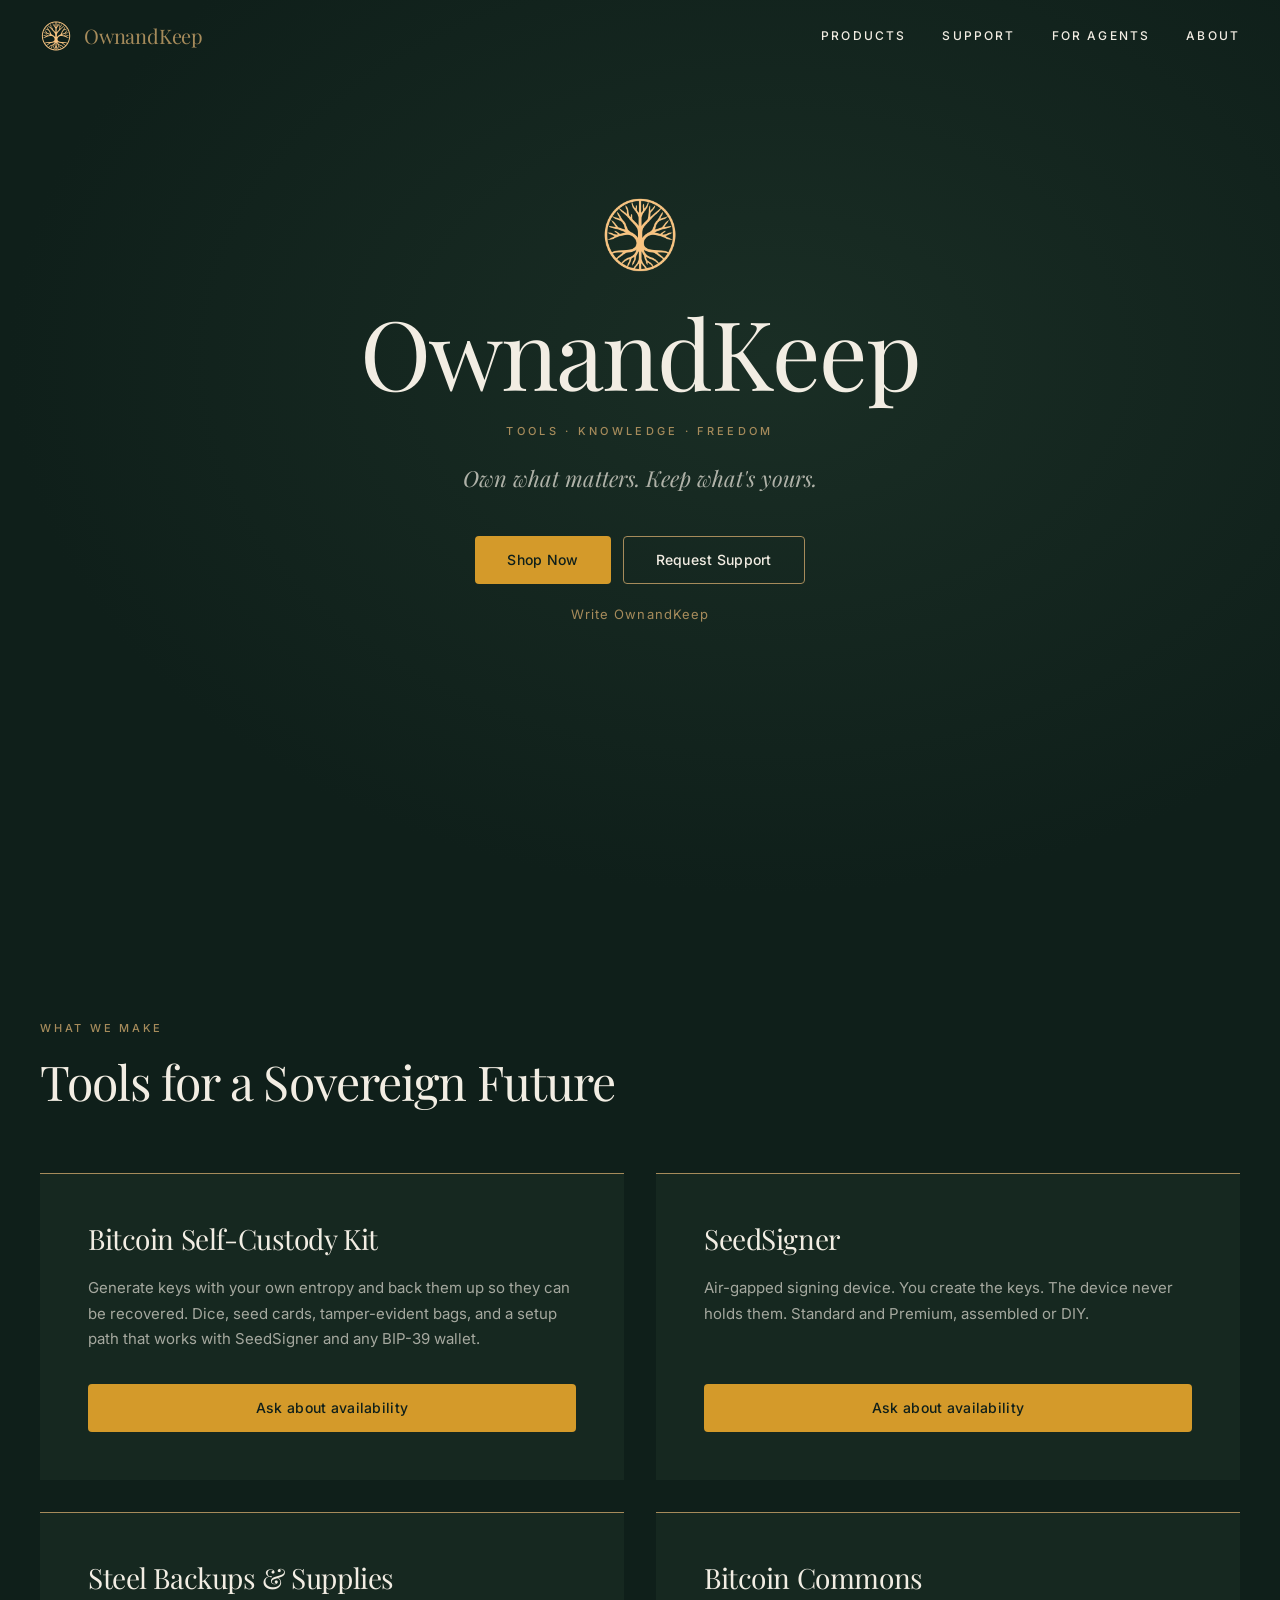
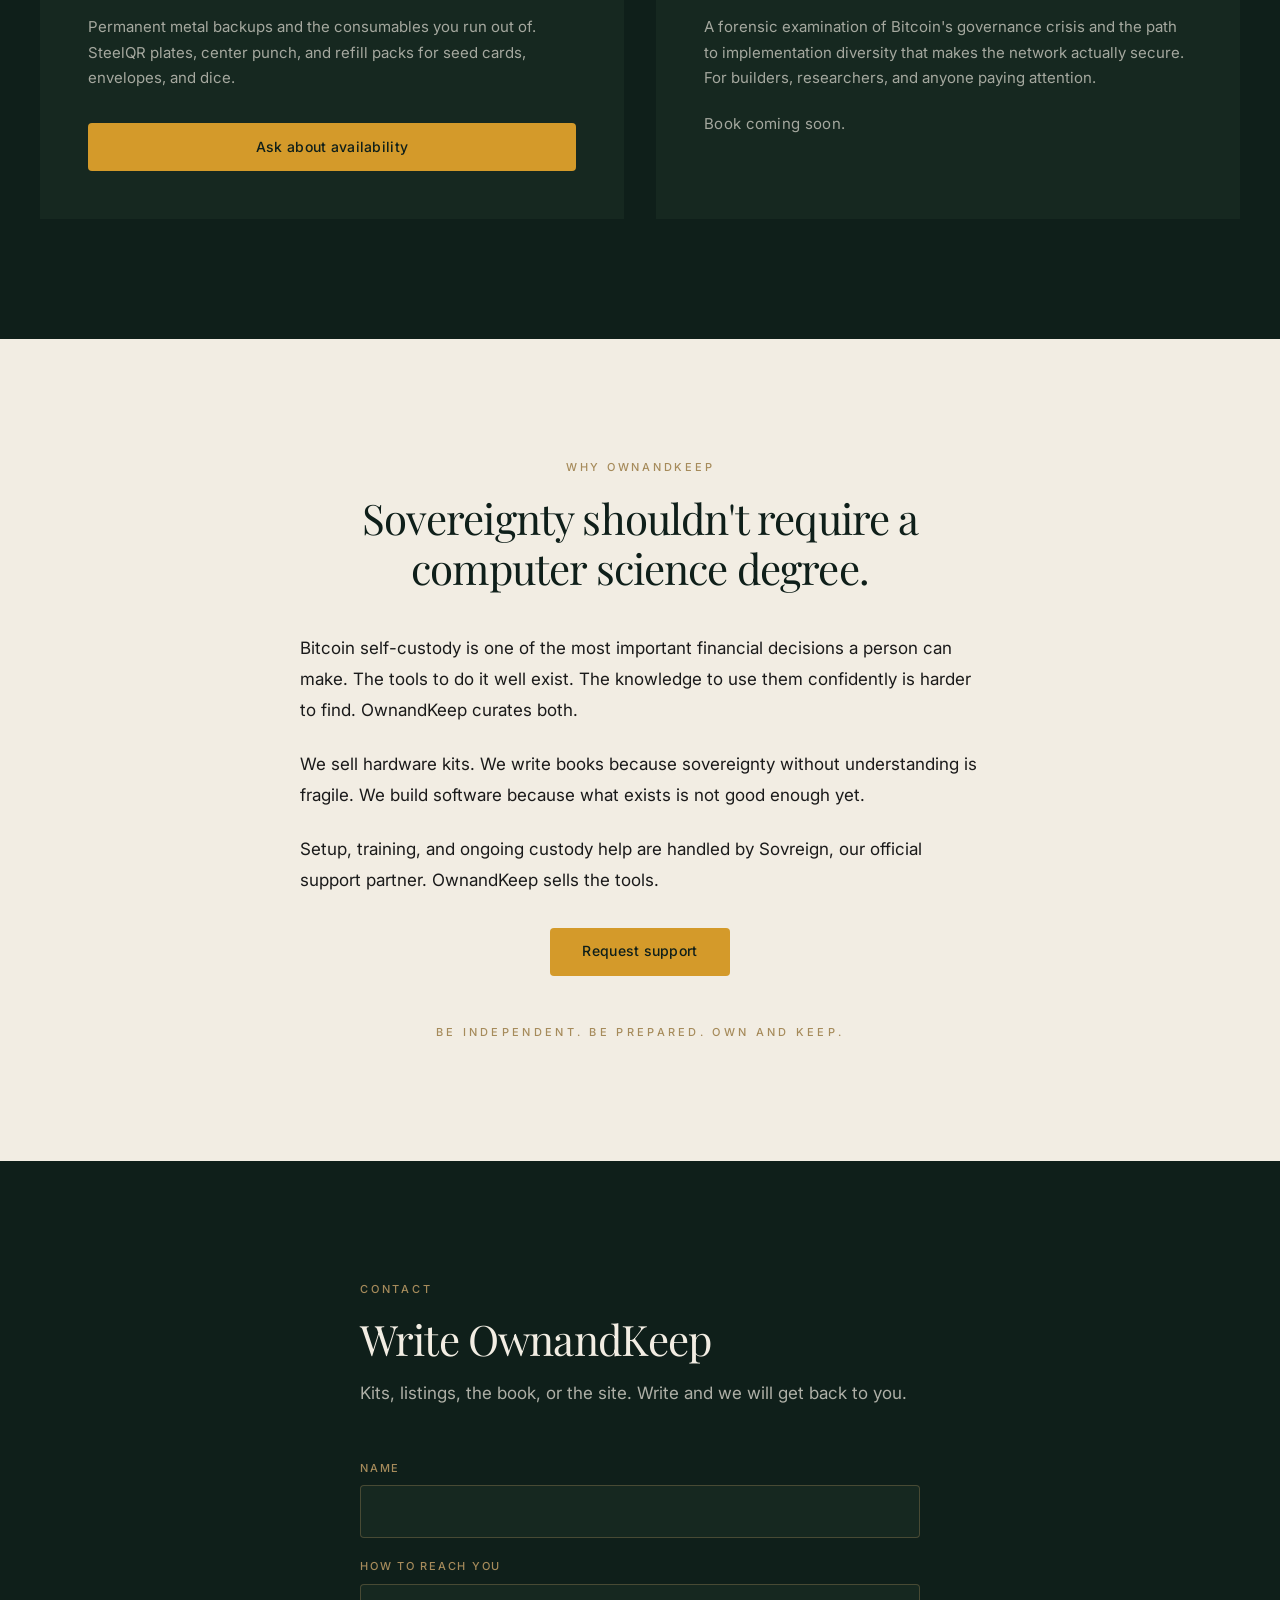
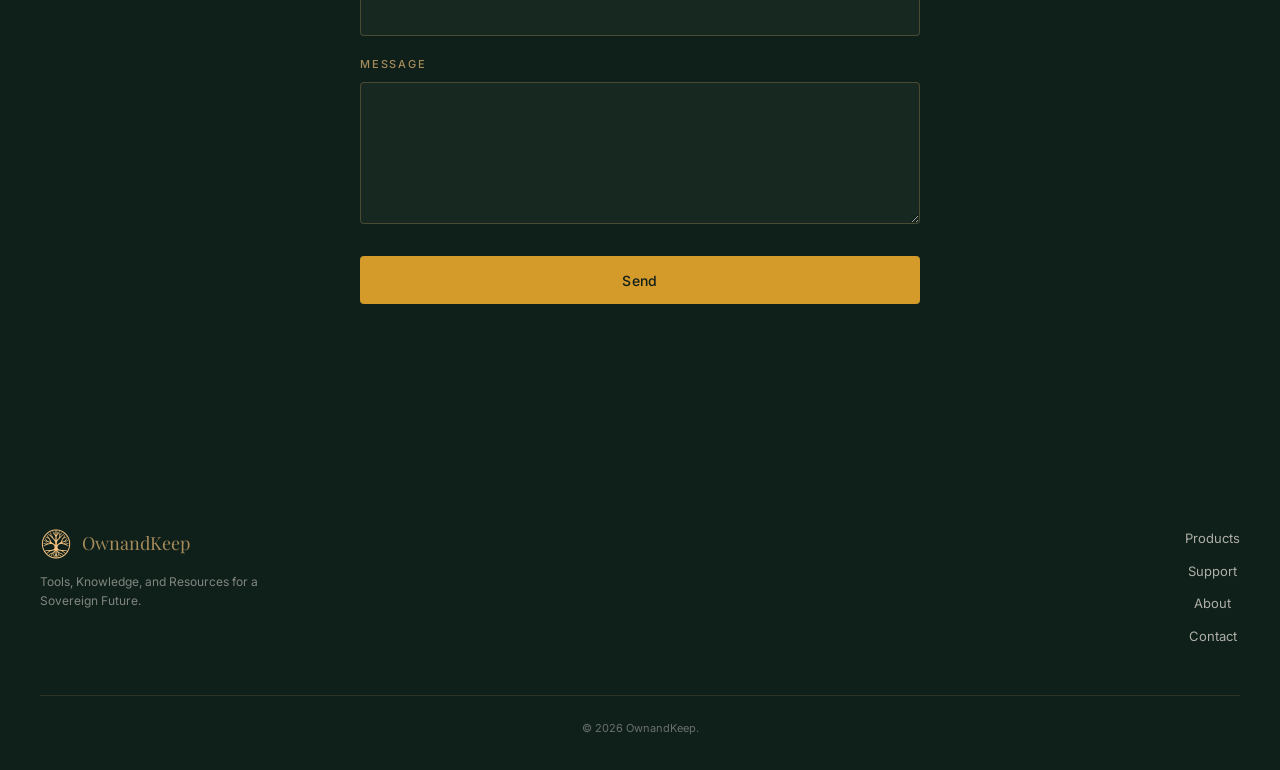
<file: index.html>
<!DOCTYPE html>
<html lang="en">
<head>
  <meta charset="UTF-8">
  <meta name="viewport" content="width=device-width, initial-scale=1.0">
  <meta name="description" content="OwnandKeep — Tools. Knowledge. Freedom. Own what matters. Keep what's yours.">
  <meta name="theme-color" content="#0F1F1A">
  <meta property="og:title" content="OwnandKeep — Tools. Knowledge. Freedom.">
  <meta property="og:description" content="Own what matters. Keep what's yours.">
  <meta property="og:url" content="https://ownandkeep.com">
  <meta property="og:type" content="website">
  <title>OwnandKeep — Tools. Knowledge. Freedom.</title>
  <link rel="icon" href="assets/logo.png" type="image/png">
  <link rel="preconnect" href="https://fonts.googleapis.com">
  <link rel="preconnect" href="https://fonts.gstatic.com" crossorigin>
  <link href="https://fonts.googleapis.com/css2?family=Inter:wght@400;500&family=Playfair+Display:ital,wght@0,400;0,700;1,400&display=swap" rel="stylesheet">
  <link rel="stylesheet" href="style.css">
  <script src="main.js" defer></script>
</head>
<body>
  <nav class="nav" id="nav">
    <a class="nav-brand" href="#hero">
      <img class="nav-logo" src="assets/logo.png" alt="" width="32" height="32">
      <span class="nav-wordmark">OwnandKeep</span>
    </a>
    <button class="nav-toggle" id="nav-toggle" type="button" aria-label="Open menu" aria-expanded="false" aria-controls="nav-menu">
      <span></span>
      <span></span>
      <span></span>
    </button>
    <div class="nav-menu" id="nav-menu">
      <a href="#products">Products</a>
      <a href="support/">Support</a>
      <a href="for-agents/">For agents</a>
      <a href="#about">About</a>
    </div>
  </nav>

  <header class="hero" id="hero">
    <div class="hero-inner">
      <img class="hero-mark" src="assets/logo.png" alt="" width="80" height="80">
      <h1 class="hero-title">OwnandKeep</h1>
      <p class="hero-eyebrow">Tools · Knowledge · Freedom</p>
      <p class="hero-promise">Own what matters. Keep what's yours.</p>
      <div class="hero-actions">
        <a class="btn" href="#products">Shop Now</a>
        <a class="btn btn-ghost" href="support/">Request Support</a>
      </div>
      <a class="hero-contact-link" href="#contact">Write OwnandKeep</a>
    </div>
  </header>

  <section class="products" id="products">
    <div class="section-inner">
      <p class="section-eyebrow">What we make</p>
      <h2 class="section-title">Tools for a Sovereign Future</h2>
      <div class="product-grid">
        <article class="product-card">
          <h3>Bitcoin Self-Custody Kit</h3>
          <p>Generate keys with your own entropy and back them up so they can be recovered. Dice, seed cards, tamper-evident bags, and a setup path that works with SeedSigner and any BIP-39 wallet.</p>
          <div class="product-actions">
            <a class="btn" href="#contact" data-ask="Bitcoin Self-Custody Kit">Ask about availability</a>
          </div>
        </article>

        <article class="product-card">
          <h3>SeedSigner</h3>
          <p>Air-gapped signing device. You create the keys. The device never holds them. Standard and Premium, assembled or DIY.</p>
          <div class="product-actions">
            <a class="btn" href="#contact" data-ask="SeedSigner">Ask about availability</a>
          </div>
        </article>

        <article class="product-card">
          <h3>Steel Backups &amp; Supplies</h3>
          <p>Permanent metal backups and the consumables you run out of. SteelQR plates, center punch, and refill packs for seed cards, envelopes, and dice.</p>
          <div class="product-actions">
            <a class="btn" href="#contact" data-ask="Steel Backups &amp; Supplies">Ask about availability</a>
          </div>
        </article>

        <article class="product-card">
          <h3>Bitcoin Commons</h3>
          <p>A forensic examination of Bitcoin's governance crisis and the path to implementation diversity that makes the network actually secure. For builders, researchers, and anyone paying attention.</p>
          <p class="product-note">Book coming soon.</p>
        </article>
      </div>
    </div>
  </section>

  <section class="about" id="about">
    <div class="about-inner">
      <p class="section-eyebrow">Why OwnandKeep</p>
      <h2 class="about-title">Sovereignty shouldn't require a computer science degree.</h2>
      <p>Bitcoin self-custody is one of the most important financial decisions a person can make. The tools to do it well exist. The knowledge to use them confidently is harder to find. OwnandKeep curates both.</p>
      <p>We sell hardware kits. We write books because sovereignty without understanding is fragile. We build software because what exists is not good enough yet.</p>
      <p>Setup, training, and ongoing custody help are handled by Sovreign, our official support partner. OwnandKeep sells the tools.</p>
      <a class="btn about-support" href="support/">Request support</a>
      <p class="about-close">Be independent. Be prepared. Own and keep.</p>
    </div>
  </section>

  <section class="contact" id="contact">
    <div class="contact-inner">
      <p class="section-eyebrow">Contact</p>
      <h2 class="contact-title">Write OwnandKeep</h2>
      <p class="contact-lead">Kits, listings, the book, or the site. Write and we will get back to you.</p>
      <form class="contact-form" id="contact-form" novalidate>
        <label class="honeypot" for="contact-website">Website</label>
        <input class="honeypot" id="contact-website" name="website" type="text" tabindex="-1" autocomplete="off">
        <label for="contact-name">Name</label>
        <input id="contact-name" name="name" type="text" maxlength="80" required>
        <label for="contact-reach">How to reach you</label>
        <input id="contact-reach" name="reach" type="text" maxlength="160" required>
        <label for="contact-message">Message</label>
        <textarea id="contact-message" name="message" rows="5" maxlength="2000" required></textarea>
        <button class="btn" type="submit">Send</button>
        <p class="contact-status" id="contact-status" role="status"></p>
      </form>
    </div>
  </section>

  <footer class="footer">
    <div class="footer-inner">
      <div class="footer-brand">
        <div class="footer-wordmark-row">
          <img src="assets/logo.png" alt="" width="32" height="32">
          <span>OwnandKeep</span>
        </div>
        <p>Tools, Knowledge, and Resources for a Sovereign Future.</p>
      </div>
      <nav class="footer-nav" aria-label="Footer">
        <a href="#products">Products</a>
        <a href="support/">Support</a>
        <a href="#about">About</a>
        <a href="#contact">Contact</a>
      </nav>
    </div>
    <div class="footer-rule"></div>
    <p class="footer-copy">© 2026 OwnandKeep.</p>
  </footer>
</body>
</html>
</file>
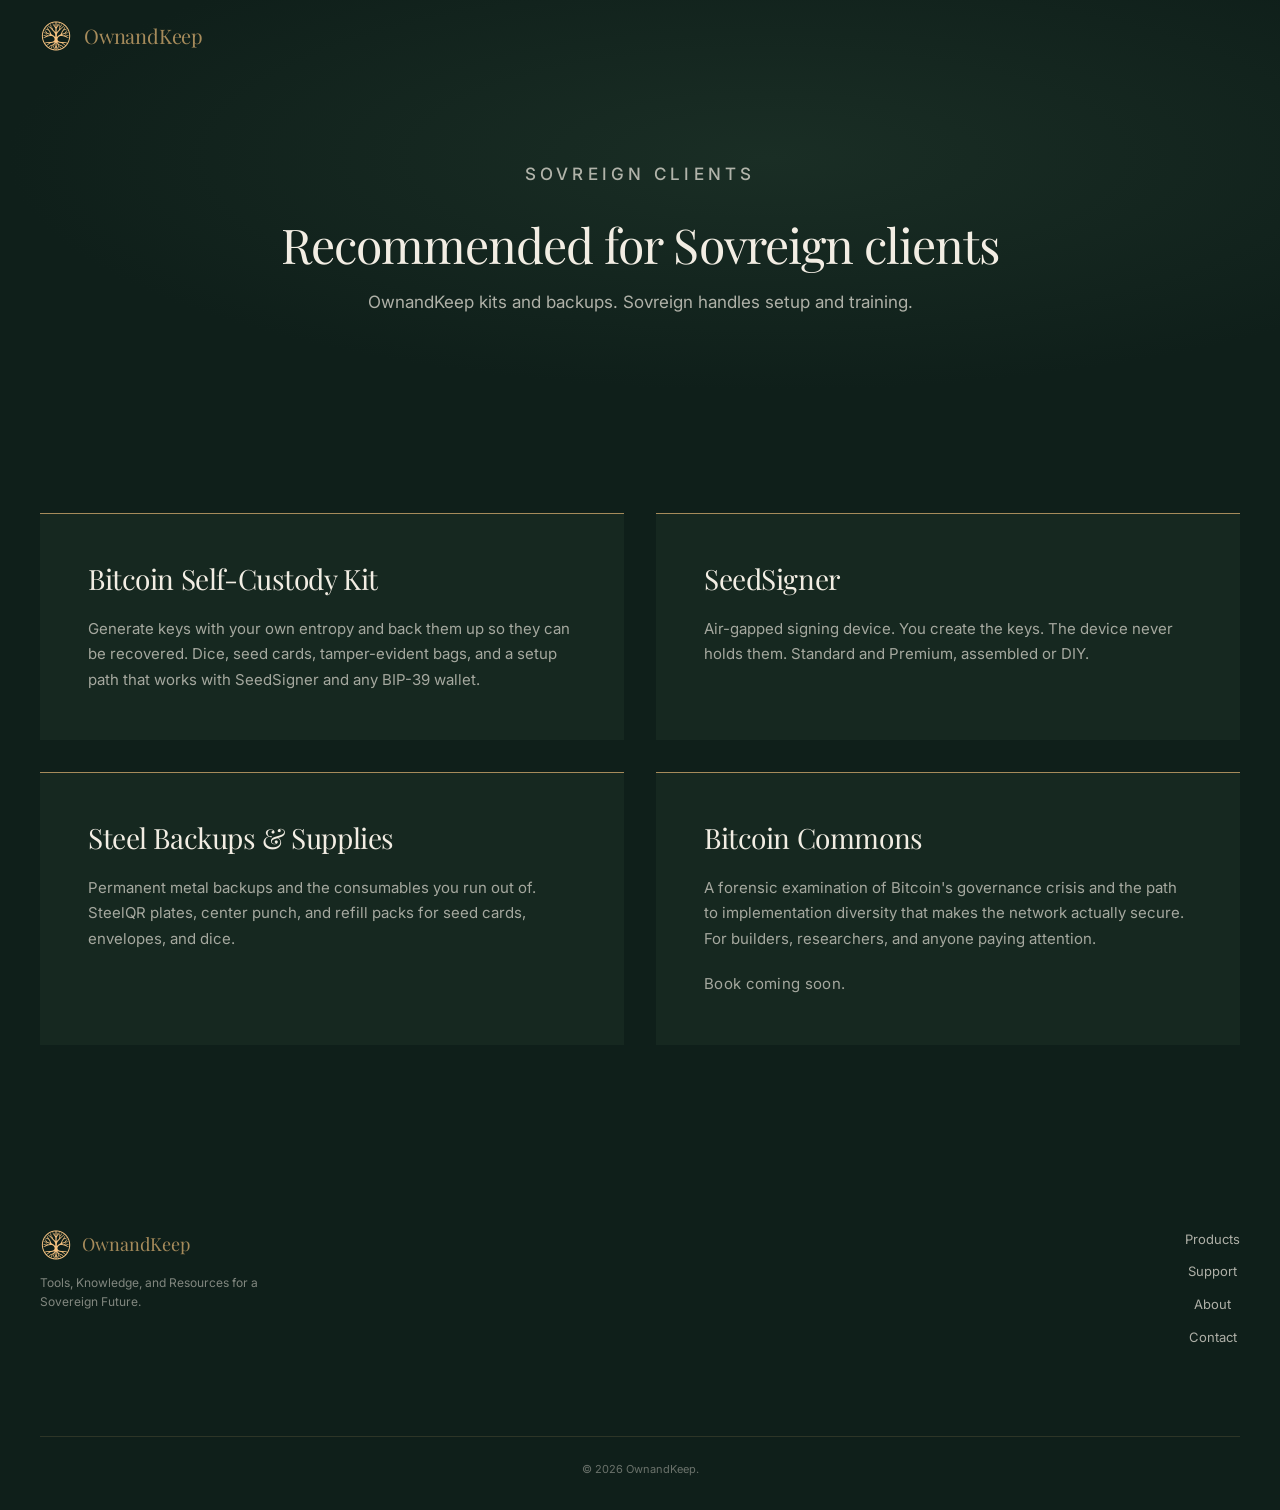
<file: sovreign/index.html>
<!DOCTYPE html>
<html lang="en">
<head>
  <meta charset="UTF-8">
  <meta name="viewport" content="width=device-width, initial-scale=1.0">
  <meta name="robots" content="noindex, nofollow">
  <meta name="description" content="OwnandKeep catalog for Sovreign clients.">
  <meta name="theme-color" content="#0F1F1A">
  <title>OwnandKeep — For Sovreign clients</title>
  <link rel="icon" href="../assets/logo.png" type="image/png">
  <link rel="preconnect" href="https://fonts.googleapis.com">
  <link rel="preconnect" href="https://fonts.gstatic.com" crossorigin>
  <link href="https://fonts.googleapis.com/css2?family=Inter:wght@400;500&family=Playfair+Display:ital,wght@0,400;0,700;1,400&display=swap" rel="stylesheet">
  <link rel="stylesheet" href="../style.css">
  <script src="../main.js" defer></script>
</head>
<body>
  <nav class="nav" id="nav">
    <a class="nav-brand" href="../">
      <img class="nav-logo" src="../assets/logo.png" alt="" width="32" height="32">
      <span class="nav-wordmark">OwnandKeep</span>
    </a>
  </nav>

  <header class="partner-hero">
    <div class="partner-hero-inner">
      <p class="section-eyebrow">Sovreign clients</p>
      <h1>Recommended for Sovreign clients</h1>
      <p>OwnandKeep kits and backups. Sovreign handles setup and training.</p>
    </div>
  </header>

  <section class="products" id="products">
    <div class="section-inner">
      <div class="product-grid">
        <article class="product-card">
          <h3>Bitcoin Self-Custody Kit</h3>
          <p>Generate keys with your own entropy and back them up so they can be recovered. Dice, seed cards, tamper-evident bags, and a setup path that works with SeedSigner and any BIP-39 wallet.</p>
        </article>

        <article class="product-card">
          <h3>SeedSigner</h3>
          <p>Air-gapped signing device. You create the keys. The device never holds them. Standard and Premium, assembled or DIY.</p>
        </article>

        <article class="product-card">
          <h3>Steel Backups &amp; Supplies</h3>
          <p>Permanent metal backups and the consumables you run out of. SteelQR plates, center punch, and refill packs for seed cards, envelopes, and dice.</p>
        </article>

        <article class="product-card">
          <h3>Bitcoin Commons</h3>
          <p>A forensic examination of Bitcoin's governance crisis and the path to implementation diversity that makes the network actually secure. For builders, researchers, and anyone paying attention.</p>
          <p class="product-note">Book coming soon.</p>
        </article>
      </div>
    </div>
  </section>

  <footer class="footer">
    <div class="footer-inner">
      <div class="footer-brand">
        <div class="footer-wordmark-row">
          <img src="../assets/logo.png" alt="" width="32" height="32">
          <span>OwnandKeep</span>
        </div>
        <p>Tools, Knowledge, and Resources for a Sovereign Future.</p>
      </div>
      <nav class="footer-nav" aria-label="Footer">
        <a href="../#products">Products</a>
        <a href="../support/">Support</a>
        <a href="../#about">About</a>
        <a href="../#contact">Contact</a>
      </nav>
      <div></div>
    </div>
    <div class="footer-rule"></div>
    <p class="footer-copy">© 2026 OwnandKeep.</p>
  </footer>
</body>
</html>
</file>
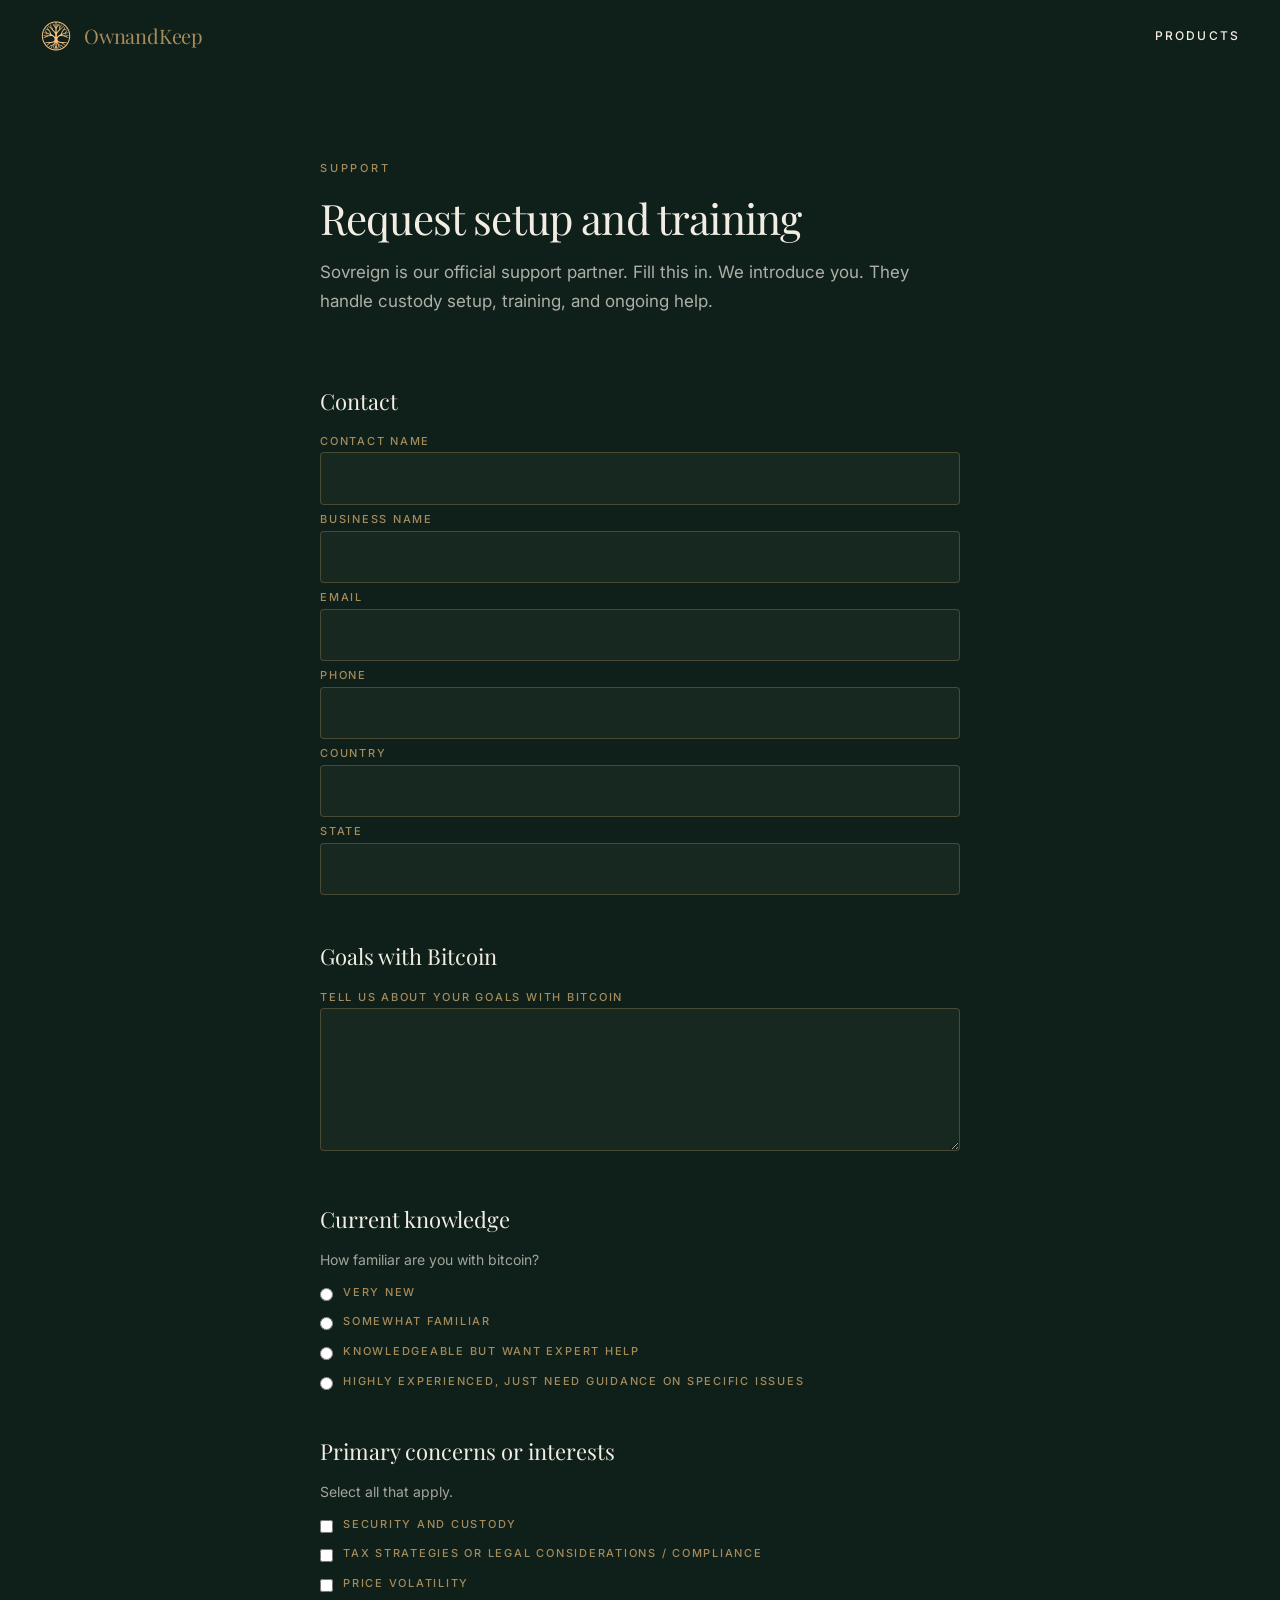
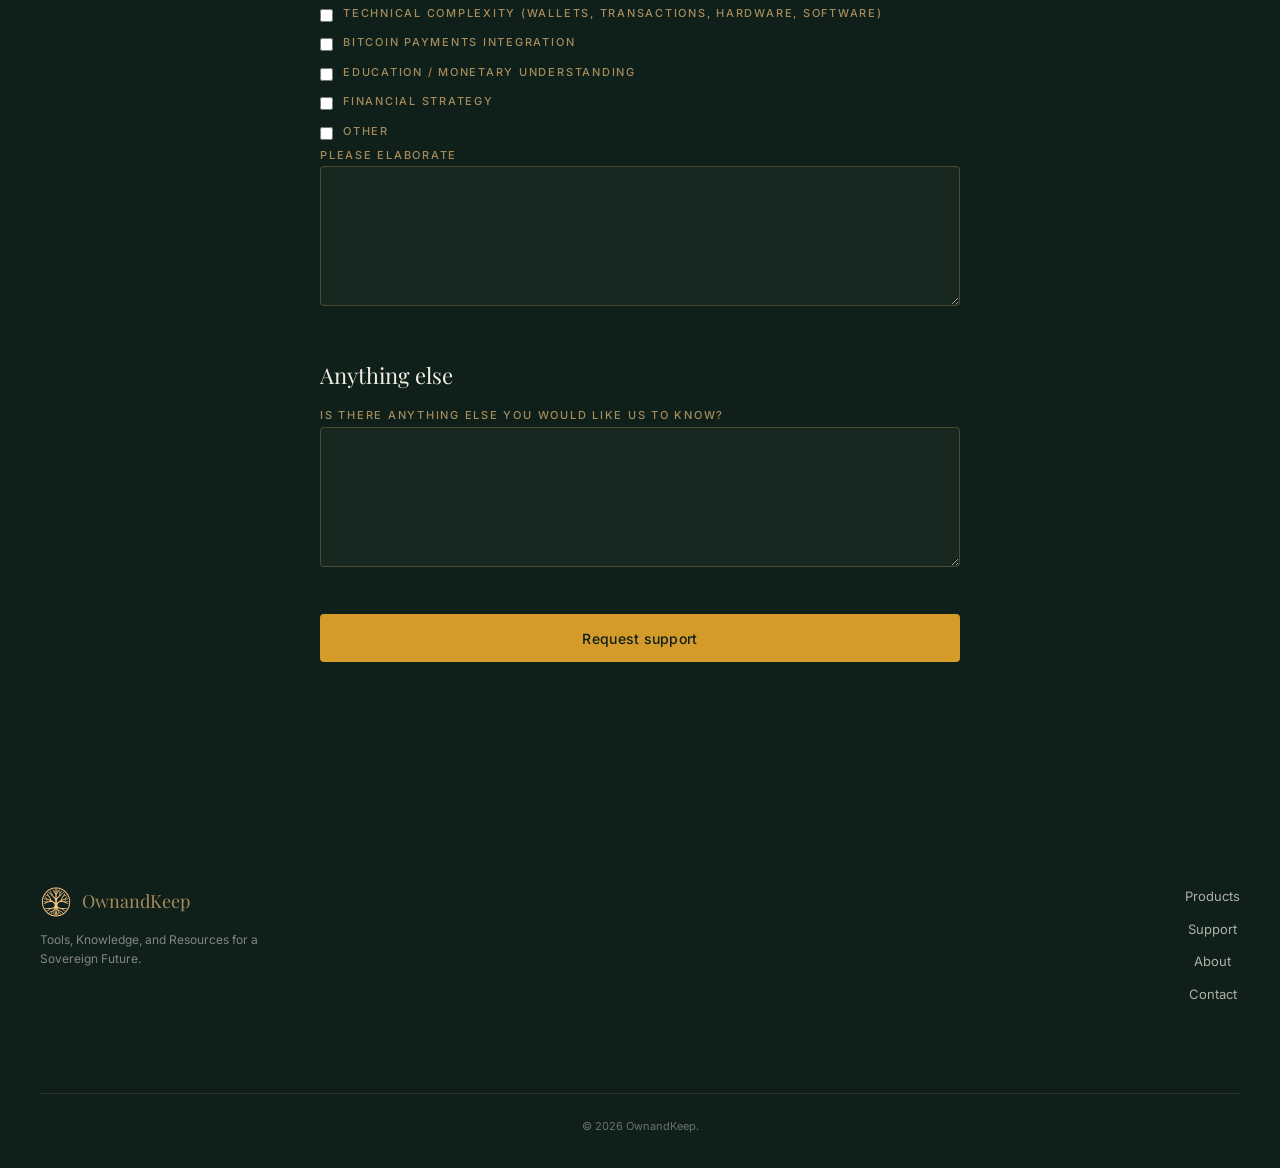
<file: support/index.html>
<!DOCTYPE html>
<html lang="en">
<head>
  <meta charset="UTF-8">
  <meta name="viewport" content="width=device-width, initial-scale=1.0">
  <meta name="description" content="Request custody setup and training through OwnandKeep. Sovreign is our official support partner.">
  <meta name="theme-color" content="#0F1F1A">
  <title>OwnandKeep — Support</title>
  <link rel="icon" href="../assets/logo.png" type="image/png">
  <link rel="preconnect" href="https://fonts.googleapis.com">
  <link rel="preconnect" href="https://fonts.gstatic.com" crossorigin>
  <link href="https://fonts.googleapis.com/css2?family=Inter:wght@400;500&family=Playfair+Display:ital,wght@0,400;0,700;1,400&display=swap" rel="stylesheet">
  <link rel="stylesheet" href="../style.css">
  <script src="../main.js" defer></script>
</head>
<body>
  <nav class="nav" id="nav">
    <a class="nav-brand" href="../">
      <img class="nav-logo" src="../assets/logo.png" alt="" width="32" height="32">
      <span class="nav-wordmark">OwnandKeep</span>
    </a>
    <a class="nav-text-link" href="../#products">Products</a>
  </nav>

  <section class="contact support-page">
    <div class="contact-inner contact-inner-wide">
      <p class="section-eyebrow">Support</p>
      <h1 class="contact-title">Request setup and training</h1>
      <p class="contact-lead">Sovreign is our official support partner. Fill this in. We introduce you. They handle custody setup, training, and ongoing help.</p>

      <form class="contact-form" id="support-form" novalidate>
        <label class="honeypot" for="support-website">Website</label>
        <input class="honeypot" id="support-website" name="website" type="text" tabindex="-1" autocomplete="off">

        <fieldset>
          <legend>Contact</legend>
          <label for="support-name">Contact name</label>
          <input id="support-name" name="name" type="text" maxlength="80" required>
          <label for="support-business">Business name</label>
          <input id="support-business" name="business" type="text" maxlength="120">
          <label for="support-email">Email</label>
          <input id="support-email" name="email" type="email" maxlength="160" required>
          <label for="support-phone">Phone</label>
          <input id="support-phone" name="phone" type="tel" maxlength="40">
          <label for="support-country">Country</label>
          <input id="support-country" name="country" type="text" maxlength="80" required>
          <label for="support-state">State</label>
          <input id="support-state" name="state" type="text" maxlength="80">
        </fieldset>

        <fieldset>
          <legend>Goals with Bitcoin</legend>
          <label for="support-goals">Tell us about your goals with bitcoin</label>
          <textarea id="support-goals" name="goals" rows="5" maxlength="2000" required></textarea>
        </fieldset>

        <fieldset>
          <legend>Current knowledge</legend>
          <p class="field-hint">How familiar are you with bitcoin?</p>
          <label class="choice"><input type="radio" name="familiarity" value="Very new" required> Very new</label>
          <label class="choice"><input type="radio" name="familiarity" value="Somewhat familiar"> Somewhat familiar</label>
          <label class="choice"><input type="radio" name="familiarity" value="Knowledgeable but want expert help"> Knowledgeable but want expert help</label>
          <label class="choice"><input type="radio" name="familiarity" value="Highly experienced, just need guidance on specific issues"> Highly experienced, just need guidance on specific issues</label>
        </fieldset>

        <fieldset>
          <legend>Primary concerns or interests</legend>
          <p class="field-hint">Select all that apply.</p>
          <label class="choice"><input type="checkbox" name="interest" value="Security and custody"> Security and custody</label>
          <label class="choice"><input type="checkbox" name="interest" value="Tax strategies or legal considerations/compliance"> Tax strategies or legal considerations / compliance</label>
          <label class="choice"><input type="checkbox" name="interest" value="Price volatility"> Price volatility</label>
          <label class="choice"><input type="checkbox" name="interest" value="Technical complexity (wallets, transactions, hardware, software)"> Technical complexity (wallets, transactions, hardware, software)</label>
          <label class="choice"><input type="checkbox" name="interest" value="Bitcoin payments integration"> Bitcoin payments integration</label>
          <label class="choice"><input type="checkbox" name="interest" value="Education/monetary understanding"> Education / monetary understanding</label>
          <label class="choice"><input type="checkbox" name="interest" value="Financial strategy"> Financial strategy</label>
          <label class="choice"><input type="checkbox" name="interest" value="Other"> Other</label>
          <label for="support-elaborate">Please elaborate</label>
          <textarea id="support-elaborate" name="elaborate" rows="4" maxlength="2000"></textarea>
        </fieldset>

        <fieldset>
          <legend>Anything else</legend>
          <label for="support-other">Is there anything else you would like us to know?</label>
          <textarea id="support-other" name="other" rows="4" maxlength="2000"></textarea>
        </fieldset>

        <button class="btn" type="submit">Request support</button>
        <p class="contact-status" id="support-status" role="status"></p>
      </form>
    </div>
  </section>

  <footer class="footer">
    <div class="footer-inner">
      <div class="footer-brand">
        <div class="footer-wordmark-row">
          <img src="../assets/logo.png" alt="" width="32" height="32">
          <span>OwnandKeep</span>
        </div>
        <p>Tools, Knowledge, and Resources for a Sovereign Future.</p>
      </div>
      <nav class="footer-nav" aria-label="Footer">
        <a href="../#products">Products</a>
        <a href="./">Support</a>
        <a href="../#about">About</a>
        <a href="../#contact">Contact</a>
      </nav>
      <div></div>
    </div>
    <div class="footer-rule"></div>
    <p class="footer-copy">© 2026 OwnandKeep.</p>
  </footer>
</body>
</html>
</file>
<file: style.css>
:root {
  --deep-forest: #0f1f1a;
  --earth: #a68b5b;
  --sand: #f2ede3;
  --amber: #d49a2a;
  --charcoal: #1a1a1a;
  --card: #162820;
  --ease: cubic-bezier(0.16, 1, 0.3, 1);
}

*,
*::before,
*::after {
  box-sizing: border-box;
  margin: 0;
  padding: 0;
}

html {
  scroll-behavior: smooth;
  scroll-padding-top: 72px;
}

body {
  background: var(--deep-forest);
  color: var(--sand);
  font-family: Inter, system-ui, sans-serif;
  font-weight: 400;
  line-height: 1.6;
  -webkit-font-smoothing: antialiased;
}

img,
svg {
  display: block;
}

a {
  color: inherit;
  text-decoration: none;
}

/* --- Buttons --- */

.btn {
  display: inline-flex;
  align-items: center;
  justify-content: center;
  height: 48px;
  padding: 0 32px;
  background: var(--amber);
  color: var(--deep-forest);
  font-family: Inter, system-ui, sans-serif;
  font-size: 14px;
  font-weight: 500;
  letter-spacing: 0.02em;
  border: 0;
  border-radius: 4px;
  cursor: pointer;
  transition: background 0.25s var(--ease);
}

.btn:hover,
.btn:focus-visible {
  background: #b8821f;
}

.btn-ghost {
  background: transparent;
  color: var(--sand);
  border: 1px solid var(--earth);
}

.btn-ghost:hover,
.btn-ghost:focus-visible {
  background: transparent;
  color: var(--earth);
}

/* --- Navigation --- */

.nav {
  position: sticky;
  top: 0;
  z-index: 100;
  display: flex;
  align-items: center;
  justify-content: space-between;
  height: 72px;
  margin-bottom: -72px;
  padding: 0 40px;
  background: transparent;
  transition: background 0.4s var(--ease);
}

.nav.scrolled {
  background: var(--deep-forest);
  backdrop-filter: blur(12px);
  -webkit-backdrop-filter: blur(12px);
}

.nav-brand {
  display: flex;
  align-items: center;
  gap: 12px;
  z-index: 101;
}

.nav-logo {
  width: 32px;
  height: 32px;
  object-fit: contain;
}

.nav-wordmark {
  font-family: "Playfair Display", Georgia, serif;
  font-size: 20px;
  color: var(--earth);
  letter-spacing: -0.01em;
}

.nav-text-link {
  font-family: Inter, system-ui, sans-serif;
  font-size: 12px;
  font-weight: 500;
  letter-spacing: 0.18em;
  text-transform: uppercase;
  color: var(--sand);
}

.nav-menu {
  display: flex;
  align-items: center;
  gap: 36px;
}

.nav-menu a {
  font-family: Inter, system-ui, sans-serif;
  font-size: 12px;
  font-weight: 500;
  letter-spacing: 0.18em;
  text-transform: uppercase;
  color: var(--sand);
  transition: color 0.25s var(--ease);
}

.nav-menu a:hover,
.nav-menu a:focus-visible {
  color: var(--earth);
}

.nav-toggle {
  display: none;
  width: 40px;
  height: 40px;
  background: none;
  border: 0;
  cursor: pointer;
  z-index: 101;
}

.nav-toggle span {
  display: block;
  width: 20px;
  height: 1.5px;
  margin: 5px auto;
  background: var(--sand);
  transition: transform 0.3s var(--ease), opacity 0.3s var(--ease);
}

.nav.is-open .nav-toggle span:nth-child(1) {
  transform: translateY(6.5px) rotate(45deg);
}

.nav.is-open .nav-toggle span:nth-child(2) {
  opacity: 0;
}

.nav.is-open .nav-toggle span:nth-child(3) {
  transform: translateY(-6.5px) rotate(-45deg);
}

/* --- Hero --- */

.hero {
  min-height: 100vh;
  display: flex;
  align-items: center;
  justify-content: center;
  padding: 0 24px 80px;
  background: radial-gradient(ellipse at 60% 40%, #1a2e25 0%, #0f1f1a 70%);
}

.hero-inner {
  display: flex;
  flex-direction: column;
  align-items: center;
  text-align: center;
}

.hero-mark {
  width: 80px;
  height: 80px;
  margin-bottom: 28px;
  object-fit: contain;
  animation: fade-in 0.8s ease both;
}

.hero-title {
  font-family: "Playfair Display", Georgia, serif;
  font-size: 96px;
  font-weight: 400;
  color: var(--sand);
  letter-spacing: -0.02em;
  line-height: 1;
  animation: fade-up 0.6s var(--ease) 0.3s both;
}

.hero-eyebrow {
  margin-top: 24px;
  font-size: 11px;
  font-weight: 500;
  letter-spacing: 0.3em;
  text-transform: uppercase;
  color: var(--earth);
  animation: fade-up 0.6s var(--ease) 0.8s both;
}

.hero-promise {
  margin: 20px 0 40px;
  font-family: "Playfair Display", Georgia, serif;
  font-size: 22px;
  font-style: italic;
  font-weight: 400;
  color: var(--sand);
  animation: fade-up-soft 0.6s var(--ease) 1.1s both;
}

.hero-actions {
  display: flex;
  flex-wrap: wrap;
  justify-content: center;
  gap: 12px;
  animation: fade-up 0.6s var(--ease) 1.4s both;
}

.hero-contact-link {
  margin-top: 20px;
  font-size: 13px;
  letter-spacing: 0.08em;
  color: var(--earth);
  animation: fade-up 0.6s var(--ease) 1.55s both;
}

.hero-contact-link:hover,
.hero-contact-link:focus-visible {
  color: var(--sand);
}

/* --- Products --- */

.products {
  background: var(--deep-forest);
  padding: 120px 40px;
}

.section-inner {
  max-width: 1200px;
  margin: 0 auto;
}

.section-eyebrow {
  font-size: 11px;
  font-weight: 500;
  letter-spacing: 0.25em;
  text-transform: uppercase;
  color: var(--earth);
}

.section-title {
  margin: 16px 0 64px;
  font-family: "Playfair Display", Georgia, serif;
  font-size: 48px;
  font-weight: 400;
  color: var(--sand);
  letter-spacing: -0.02em;
  line-height: 1.15;
}

.product-grid {
  display: grid;
  grid-template-columns: repeat(2, 1fr);
  gap: 32px;
}

.product-card {
  position: relative;
  display: flex;
  flex-direction: column;
  min-height: 100%;
  padding: 48px;
  background: var(--card);
  border-top: 1px solid var(--earth);
  border-radius: 0;
  opacity: 0;
  transform: translateY(20px);
  transition:
    opacity 0.6s var(--ease),
    transform 0.6s var(--ease);
}

.product-card:nth-child(1) { transition-delay: 0s; }
.product-card:nth-child(2) { transition-delay: 0.15s; }
.product-card:nth-child(3) { transition-delay: 0.3s; }
.product-card:nth-child(4) { transition-delay: 0.45s; }
.product-card:nth-child(5) { transition-delay: 0.6s; }

.product-card.is-visible {
  opacity: 1;
  transform: translateY(0);
}

.product-card.coming-soon h3,
.product-card.coming-soon p {
  opacity: 0.65;
}

.product-card h3 {
  font-family: "Playfair Display", Georgia, serif;
  font-size: 28px;
  font-weight: 400;
  color: var(--sand);
  letter-spacing: -0.015em;
  line-height: 1.2;
}

.product-byline {
  margin-top: 8px;
  font-size: 13px;
  font-style: italic;
  color: var(--earth);
}

.product-card > p:not(.product-byline) {
  margin-top: 20px;
  font-size: 15px;
  line-height: 1.7;
  color: var(--sand);
  opacity: 0.65;
}

.product-actions {
  display: flex;
  flex-direction: row;
  flex-wrap: nowrap;
  align-items: stretch;
  gap: 12px;
  width: 100%;
  margin-top: auto;
  padding-top: 32px;
}

.product-actions .btn {
  flex: 1;
}

.product-note {
  margin-top: auto;
  color: var(--earth);
  font-size: 0.9rem;
  letter-spacing: 0.02em;
}

.badge {
  position: absolute;
  top: 20px;
  right: 20px;
  font-size: 10px;
  font-weight: 500;
  letter-spacing: 0.16em;
  text-transform: uppercase;
  color: var(--earth);
}

/* --- About --- */

.about {
  background: var(--sand);
  padding: 120px 40px;
}

.about-inner {
  max-width: 680px;
  margin: 0 auto;
  text-align: center;
}

.about-title {
  margin: 16px 0 40px;
  font-family: "Playfair Display", Georgia, serif;
  font-size: 42px;
  font-weight: 400;
  color: var(--deep-forest);
  line-height: 1.2;
  letter-spacing: -0.02em;
}

.about-inner > p:not(.section-eyebrow):not(.about-close):not(.contact-lead) {
  font-size: 17px;
  line-height: 1.8;
  color: var(--charcoal);
  text-align: left;
}

.about-inner > p:not(.section-eyebrow):not(.about-close) + p:not(.about-close) {
  margin-top: 24px;
}

.about-support {
  margin-top: 32px;
}

.about-close {
  margin-top: 48px;
  font-size: 11px;
  font-weight: 500;
  letter-spacing: 0.3em;
  text-transform: uppercase;
  color: var(--earth);
  text-align: center;
}

/* --- Contact --- */

.contact {
  background: var(--deep-forest);
  padding: 120px 40px;
}

.contact-inner {
  max-width: 560px;
  margin: 0 auto;
}

.contact-inner-wide {
  max-width: 640px;
}

.support-page {
  padding-top: 160px;
}

.contact-title {
  margin: 16px 0 16px;
  font-family: "Playfair Display", Georgia, serif;
  font-size: 42px;
  font-weight: 400;
  color: var(--sand);
  letter-spacing: -0.02em;
  line-height: 1.15;
}

.contact-lead {
  margin-bottom: 40px;
  font-size: 17px;
  line-height: 1.7;
  color: var(--sand);
  opacity: 0.7;
}

.contact-form {
  display: flex;
  flex-direction: column;
  align-items: stretch;
  gap: 8px;
}

.contact-form label {
  margin-top: 12px;
  font-size: 11px;
  font-weight: 500;
  letter-spacing: 0.16em;
  text-transform: uppercase;
  color: var(--earth);
}

.contact-form input,
.contact-form textarea {
  width: 100%;
  padding: 14px 16px;
  background: var(--card);
  border: 1px solid rgba(166, 139, 91, 0.35);
  border-radius: 4px;
  color: var(--sand);
  font-family: Inter, system-ui, sans-serif;
  font-size: 15px;
  line-height: 1.5;
}

.contact-form textarea {
  resize: vertical;
  min-height: 140px;
}

.contact-form input:focus,
.contact-form textarea:focus {
  outline: 1px solid var(--earth);
}

.contact-form fieldset {
  margin: 28px 0 8px;
  padding: 0;
  border: 0;
}

.contact-form legend {
  margin-bottom: 8px;
  font-family: "Playfair Display", Georgia, serif;
  font-size: 22px;
  color: var(--sand);
}

.field-hint {
  margin: 4px 0 12px;
  font-size: 14px;
  color: var(--sand);
  opacity: 0.65;
}

.choice {
  display: flex;
  align-items: flex-start;
  gap: 10px;
  margin-top: 10px;
  font-size: 15px;
  letter-spacing: 0;
  text-transform: none;
  color: var(--sand);
  font-weight: 400;
}

.choice input {
  width: auto;
  margin-top: 4px;
  accent-color: var(--amber);
}

.consent {
  margin-top: 28px;
}

.contact-form .btn {
  margin-top: 24px;
  width: 100%;
}

.contact-status {
  min-height: 1.4em;
  margin-top: 12px;
  font-size: 14px;
  color: var(--sand);
  opacity: 0.7;
}

.honeypot {
  position: absolute;
  left: -9999px;
  width: 1px;
  height: 1px;
  overflow: hidden;
}

/* --- Partner page --- */

.partner-hero {
  padding: 160px 40px 48px;
  background: radial-gradient(ellipse at 60% 40%, #1a2e25 0%, #0f1f1a 70%);
}

.partner-hero-inner {
  max-width: 720px;
  margin: 0 auto;
  text-align: center;
}

.partner-hero-inner h1 {
  margin: 16px 0 16px;
  font-family: "Playfair Display", Georgia, serif;
  font-size: 48px;
  font-weight: 400;
  color: var(--sand);
  letter-spacing: -0.02em;
  line-height: 1.15;
}

.partner-hero-inner p {
  margin-bottom: 28px;
  font-size: 17px;
  line-height: 1.7;
  color: var(--sand);
  opacity: 0.7;
}

.partner-promo {
  margin: 28px 0 0;
  font-size: 14px;
  letter-spacing: 0.04em;
  color: var(--earth);
}

.partner-promo code {
  font-family: Inter, system-ui, sans-serif;
  font-size: 14px;
  font-weight: 500;
  letter-spacing: 0.08em;
}

/* --- Footer --- */

.footer {
  background: var(--deep-forest);
  padding: 64px 40px 32px;
}

.footer-inner {
  display: grid;
  grid-template-columns: 1fr auto;
  align-items: start;
  gap: 40px;
  max-width: 1200px;
  margin: 0 auto 48px;
}

.footer-brand p {
  margin-top: 12px;
  max-width: 240px;
  font-size: 12px;
  line-height: 1.6;
  color: var(--sand);
  opacity: 0.5;
}

.footer-wordmark-row {
  display: flex;
  align-items: center;
  gap: 10px;
}

.footer-wordmark-row img {
  width: 32px;
  height: 32px;
  object-fit: contain;
}

.footer-wordmark-row span {
  font-family: "Playfair Display", Georgia, serif;
  font-size: 18px;
  color: var(--earth);
}

.footer-nav {
  display: flex;
  flex-direction: column;
  align-items: center;
  gap: 12px;
}

.footer-nav a {
  font-size: 13px;
  color: var(--sand);
  opacity: 0.7;
  transition: opacity 0.25s var(--ease);
}

.footer-nav a:hover,
.footer-nav a:focus-visible {
  opacity: 1;
}

.footer-rule {
  height: 1px;
  background: var(--earth);
  opacity: 0.2;
}

.footer-copy {
  margin-top: 24px;
  font-size: 11px;
  color: var(--sand);
  opacity: 0.4;
  text-align: center;
}

/* --- Motion --- */

@keyframes fade-in {
  from { opacity: 0; }
  to { opacity: 1; }
}

@keyframes fade-up {
  from {
    opacity: 0;
    transform: translateY(12px);
  }
  to {
    opacity: 1;
    transform: translateY(0);
  }
}

@keyframes fade-up-soft {
  from {
    opacity: 0;
    transform: translateY(12px);
  }
  to {
    opacity: 0.7;
    transform: translateY(0);
  }
}

/* --- Breakpoints: 1280 desktop, 768 tablet, 375 mobile --- */

@media (max-width: 1279px) {
  .hero-title {
    font-size: 72px;
  }

  .product-grid {
    grid-template-columns: 1fr;
    max-width: 560px;
  }

  .product-card {
    padding: 36px;
  }

  .footer-inner {
    grid-template-columns: 1fr;
    justify-items: center;
    text-align: center;
    gap: 32px;
  }

  .footer-brand p {
    max-width: none;
  }
}

@media (max-width: 767px) {
  .nav {
    padding: 0 20px;
  }

  .nav-toggle {
    display: block;
  }

  .nav-menu {
    position: fixed;
    inset: 0;
    z-index: 100;
    display: flex;
    flex-direction: column;
    justify-content: center;
    align-items: center;
    gap: 40px;
    background: var(--deep-forest);
    opacity: 0;
    visibility: hidden;
    pointer-events: none;
    transition: opacity 0.4s var(--ease), visibility 0.4s;
  }

  .nav.is-open .nav-menu {
    opacity: 1;
    visibility: visible;
    pointer-events: auto;
  }

  .nav-menu a {
    font-size: 22px;
    letter-spacing: 0.22em;
  }

  .hero {
    padding: 0 20px 64px;
  }

  .hero-title {
    font-size: 52px;
  }

  .hero-promise {
    font-size: 18px;
  }

  .products,
  .about,
  .contact {
    padding: 80px 20px;
  }

  .contact-title {
    font-size: 32px;
  }

  .partner-hero {
    padding: 120px 20px 40px;
  }

  .partner-hero-inner h1 {
    font-size: 36px;
  }

  .section-title {
    font-size: 36px;
    margin-bottom: 48px;
  }

  .product-grid {
    grid-template-columns: 1fr;
  }

  .product-actions {
    flex-direction: column;
  }

  .about-title {
    font-size: 32px;
  }

  .footer {
    padding: 48px 20px 28px;
  }

  .footer-inner {
    grid-template-columns: 1fr;
    justify-items: center;
    text-align: center;
    gap: 32px;
  }

  .footer-brand p {
    max-width: none;
  }
}

@media (max-width: 374px) {
  .hero-title {
    font-size: 44px;
  }

  .nav-wordmark {
    font-size: 18px;
  }
}

@media (prefers-reduced-motion: reduce) {
  html {
    scroll-behavior: auto;
  }

  *,
  *::before,
  *::after {
    animation: none !important;
    transition: none !important;
  }

  .product-card {
    opacity: 1;
    transform: none;
  }

  .product-card.coming-soon h3,
  .product-card.coming-soon p {
    opacity: 0.65;
  }
}
</file>
